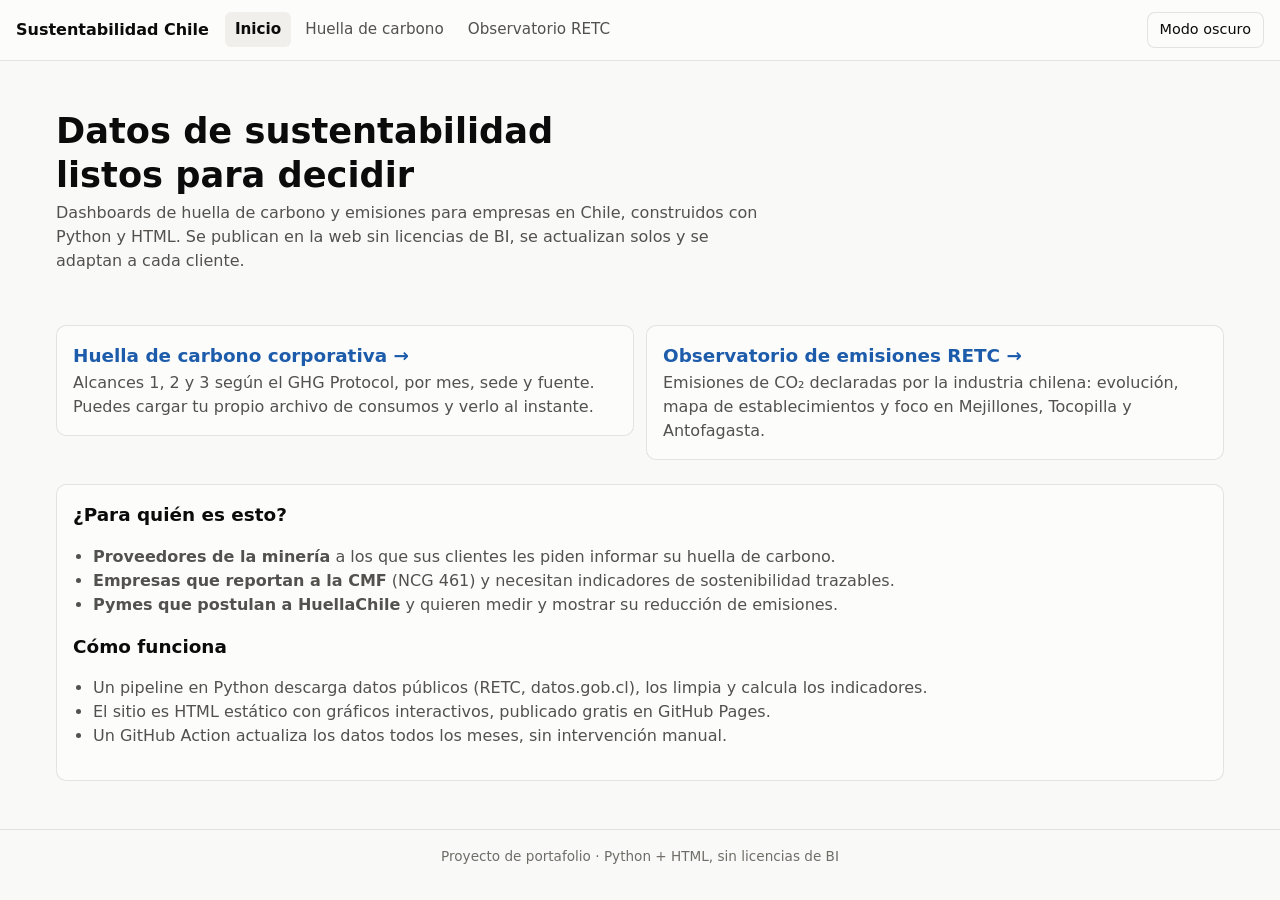
<file: site/index.html>
<!doctype html>
<html lang="es">
<head>
  <meta charset="utf-8">
  <meta name="viewport" content="width=device-width, initial-scale=1">
  <title>Sustentabilidad Chile</title>
  <meta name="description" content="Dashboards de sustentabilidad para Chile: huella de carbono corporativa y observatorio de emisiones del RETC.">
  <link rel="stylesheet" href="assets/css/styles.css">
</head>
<body>
  <header class="topbar">
    <a class="marca" href="index.html">Sustentabilidad Chile</a>
    <nav>
      <a href="index.html" aria-current="page">Inicio</a>
      <a href="huella.html">Huella de carbono</a>
      <a href="observatorio.html">Observatorio RETC</a>
    </nav>
    <button class="boton-tema" type="button">Modo oscuro</button>
  </header>

  <main>
    <section class="hero">
      <h1>Datos de sustentabilidad listos para decidir</h1>
      <p class="subtitulo">
        Dashboards de huella de carbono y emisiones para empresas en Chile, construidos con Python y HTML.
        Se publican en la web sin licencias de BI, se actualizan solos y se adaptan a cada cliente.
      </p>
    </section>

    <section class="tarjetas-modulo">
      <a href="huella.html">
        <article class="tarjeta">
          <h2>Huella de carbono corporativa →</h2>
          <p>Alcances 1, 2 y 3 según el GHG Protocol, por mes, sede y fuente. Puedes cargar tu propio archivo de consumos y verlo al instante.</p>
        </article>
      </a>
      <a href="observatorio.html">
        <article class="tarjeta">
          <h2>Observatorio de emisiones RETC →</h2>
          <p>Emisiones de CO₂ declaradas por la industria chilena: evolución, mapa de establecimientos y foco en Mejillones, Tocopilla y Antofagasta.</p>
        </article>
      </a>
    </section>

    <section class="tarjeta">
      <h2>¿Para quién es esto?</h2>
      <ul class="lista">
        <li><strong>Proveedores de la minería</strong> a los que sus clientes les piden informar su huella de carbono.</li>
        <li><strong>Empresas que reportan a la CMF</strong> (NCG 461) y necesitan indicadores de sostenibilidad trazables.</li>
        <li><strong>Pymes que postulan a HuellaChile</strong> y quieren medir y mostrar su reducción de emisiones.</li>
      </ul>
      <h2 style="margin-top: 16px">Cómo funciona</h2>
      <ul class="lista">
        <li>Un pipeline en Python descarga datos públicos (RETC, datos.gob.cl), los limpia y calcula los indicadores.</li>
        <li>El sitio es HTML estático con gráficos interactivos, publicado gratis en GitHub Pages.</li>
        <li>Un GitHub Action actualiza los datos todos los meses, sin intervención manual.</li>
      </ul>
    </section>
  </main>

  <footer>Proyecto de portafolio · Python + HTML, sin licencias de BI</footer>
  <script src="assets/js/comun.js"></script>
</body>
</html>
</file>
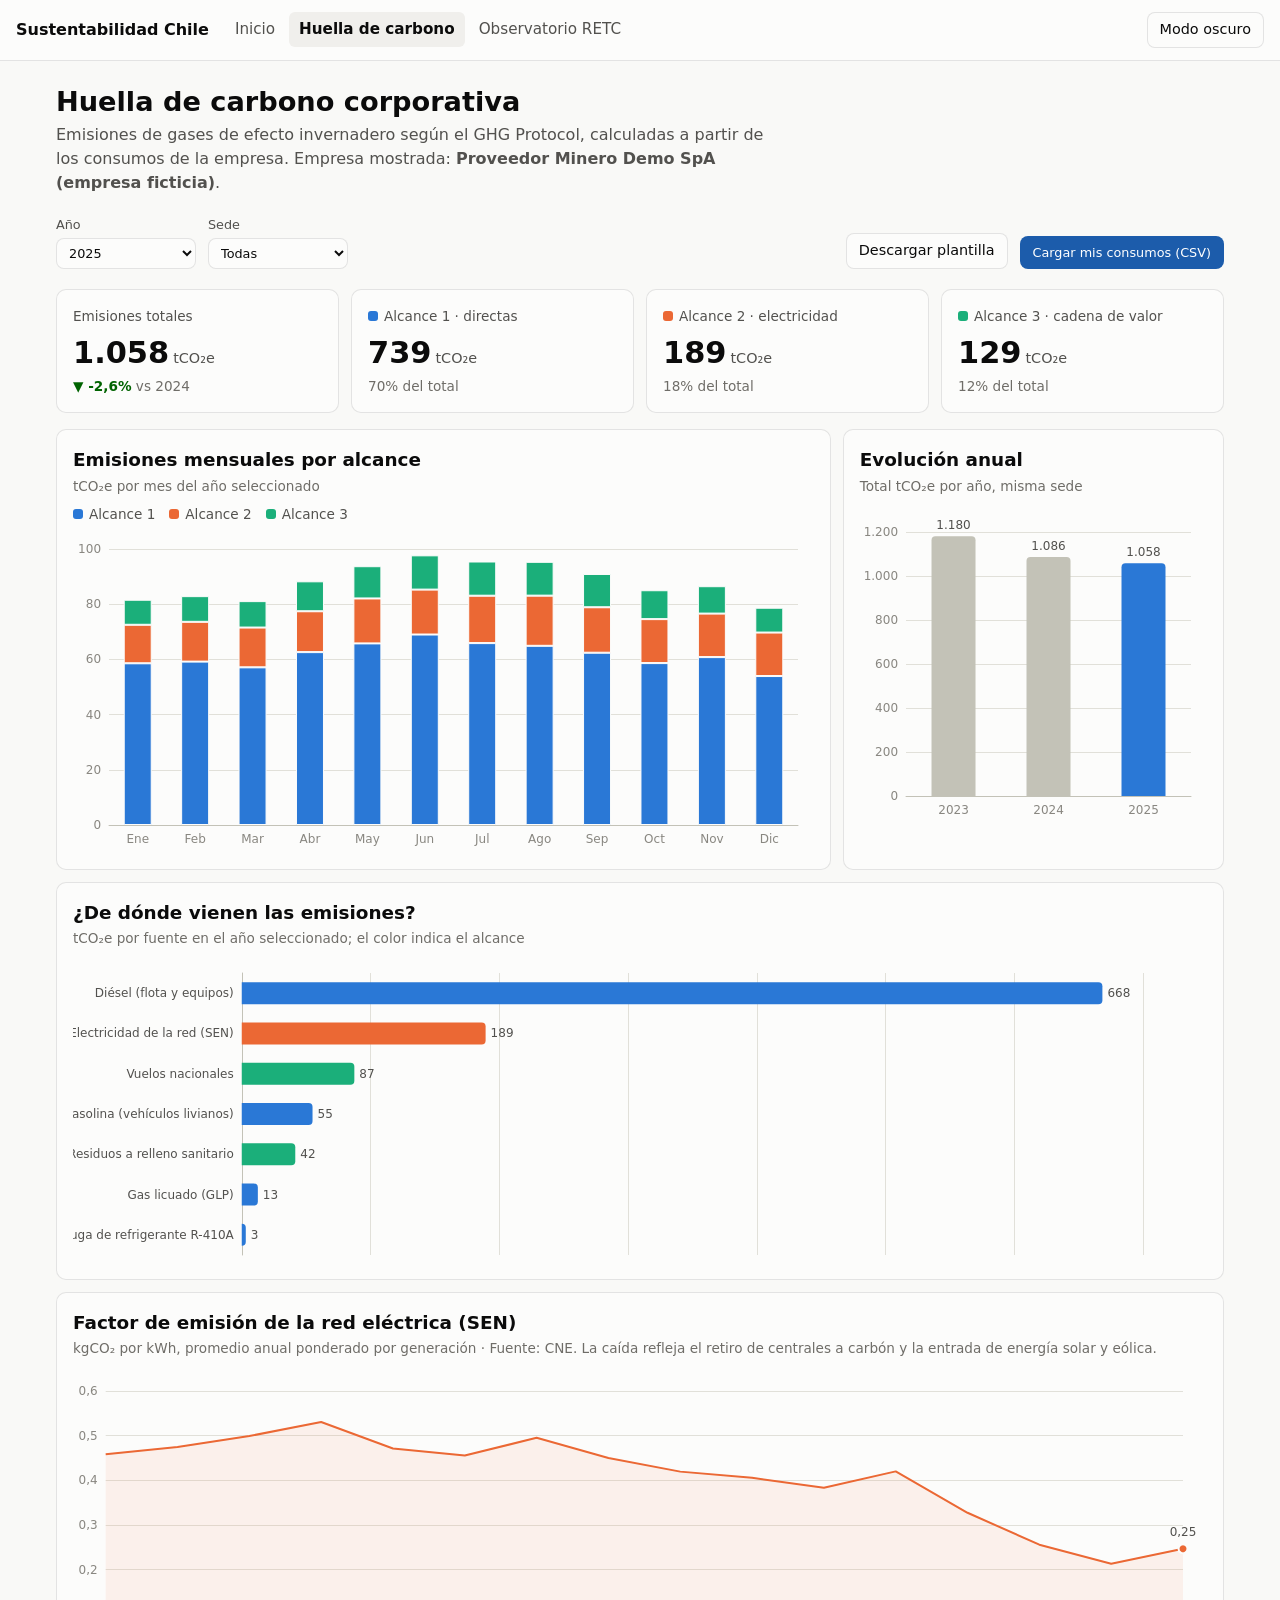
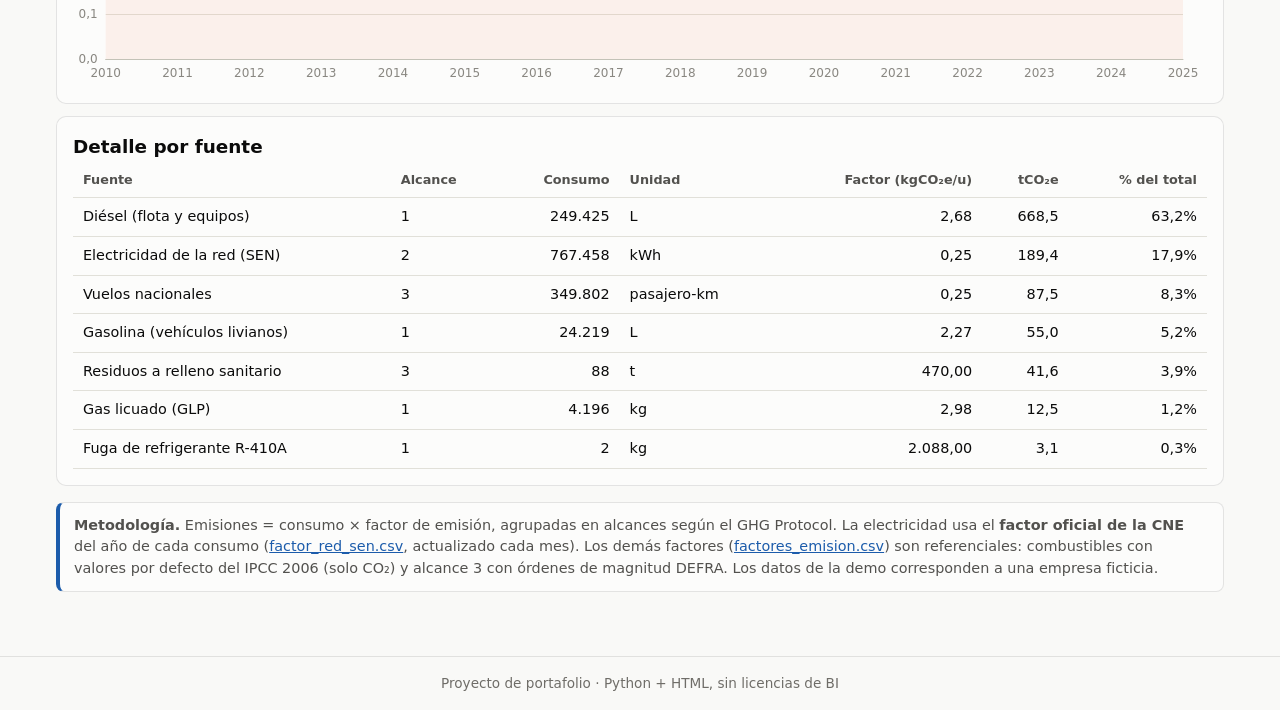
<file: site/huella.html>
<!doctype html>
<html lang="es">
<head>
  <meta charset="utf-8">
  <meta name="viewport" content="width=device-width, initial-scale=1">
  <title>Huella de Carbono</title>
  <meta name="description" content="Dashboard de huella de carbono corporativa (alcances 1, 2 y 3) con factores de emisión para Chile.">
  <link rel="stylesheet" href="assets/css/styles.css">
</head>
<body>
  <header class="topbar">
    <a class="marca" href="index.html">Sustentabilidad Chile</a>
    <nav>
      <a href="index.html">Inicio</a>
      <a href="huella.html" aria-current="page">Huella de carbono</a>
      <a href="observatorio.html">Observatorio RETC</a>
    </nav>
    <button class="boton-tema" type="button">Modo oscuro</button>
  </header>

  <main>
    <h1>Huella de carbono corporativa</h1>
    <p class="subtitulo">
      Emisiones de gases de efecto invernadero según el GHG Protocol, calculadas a partir de los consumos de la empresa.
      Empresa mostrada: <strong id="empresa">—</strong>.
    </p>

    <div class="filtros">
      <label>Año <select id="filtro-anio"></select></label>
      <label>Sede <select id="filtro-sede"></select></label>
      <span class="espaciador"></span>
      <a class="boton" href="data/plantilla_consumos.csv" download>Descargar plantilla</a>
      <label class="boton principal" for="archivo">Cargar mis consumos (CSV)</label>
      <input id="archivo" type="file" accept=".csv,text/csv" class="oculto">
      <button id="volver-demo" class="boton oculto" type="button">Volver a la demo</button>
    </div>
    <div id="mensaje" class="aviso oculto" role="status"></div>

    <section class="kpis" aria-label="Indicadores principales">
      <div class="kpi">
        <div class="etiqueta">Emisiones totales</div>
        <div class="valor" id="kpi-total">—</div>
        <div class="detalle" id="kpi-total-delta">&nbsp;</div>
      </div>
      <div class="kpi">
        <div class="etiqueta"><span class="punto" style="background: var(--series-1)"></span>Alcance 1 · directas</div>
        <div class="valor" id="kpi-a1">—</div>
        <div class="detalle" id="kpi-a1-det">&nbsp;</div>
      </div>
      <div class="kpi">
        <div class="etiqueta"><span class="punto" style="background: var(--series-2)"></span>Alcance 2 · electricidad</div>
        <div class="valor" id="kpi-a2">—</div>
        <div class="detalle" id="kpi-a2-det">&nbsp;</div>
      </div>
      <div class="kpi">
        <div class="etiqueta"><span class="punto" style="background: var(--series-3)"></span>Alcance 3 · cadena de valor</div>
        <div class="valor" id="kpi-a3">—</div>
        <div class="detalle" id="kpi-a3-det">&nbsp;</div>
      </div>
    </section>

    <section class="grilla">
      <article class="tarjeta c-8">
        <h2>Emisiones mensuales por alcance</h2>
        <p class="nota">tCO₂e por mes del año seleccionado</p>
        <div class="leyenda">
          <span><span class="punto" style="background: var(--series-1)"></span>Alcance 1</span>
          <span><span class="punto" style="background: var(--series-2)"></span>Alcance 2</span>
          <span><span class="punto" style="background: var(--series-3)"></span>Alcance 3</span>
        </div>
        <div id="g-mensual" class="grafico" role="img" aria-label="Barras apiladas de emisiones mensuales por alcance"></div>
      </article>
      <article class="tarjeta c-4">
        <h2>Evolución anual</h2>
        <p class="nota">Total tCO₂e por año, misma sede</p>
        <div id="g-anual" class="grafico" role="img" aria-label="Barras de emisiones totales por año"></div>
      </article>
      <article class="tarjeta c-12">
        <h2>¿De dónde vienen las emisiones?</h2>
        <p class="nota">tCO₂e por fuente en el año seleccionado; el color indica el alcance</p>
        <div id="g-fuentes" class="grafico" role="img" aria-label="Barras horizontales de emisiones por fuente"></div>
      </article>
      <article class="tarjeta c-12">
        <h2>Factor de emisión de la red eléctrica (SEN)</h2>
        <p class="nota">kgCO₂ por kWh, promedio anual ponderado por generación · Fuente: CNE. La caída refleja el retiro de centrales a carbón y la entrada de energía solar y eólica.</p>
        <div id="g-red" class="grafico" role="img" aria-label="Línea del factor de emisión anual de la red eléctrica chilena"></div>
      </article>
      <article class="tarjeta c-12">
        <h2>Detalle por fuente</h2>
        <div class="tabla-envoltura">
          <table>
            <thead>
              <tr><th>Fuente</th><th>Alcance</th><th class="num">Consumo</th><th>Unidad</th>
                <th class="num">Factor (kgCO₂e/u)</th><th class="num">tCO₂e</th><th class="num">% del total</th></tr>
            </thead>
            <tbody id="tabla-fuentes"></tbody>
          </table>
        </div>
      </article>
    </section>

    <div class="aviso">
      <strong>Metodología.</strong> Emisiones = consumo × factor de emisión, agrupadas en alcances según el GHG Protocol.
      La electricidad usa el <strong>factor oficial de la CNE</strong> del año de cada consumo
      (<a href="https://github.com/josemamunoz/medio_ambiente/blob/main/data/referencia/factor_red_sen.csv">factor_red_sen.csv</a>, actualizado cada mes).
      Los demás factores (<a href="https://github.com/josemamunoz/medio_ambiente/blob/main/data/referencia/factores_emision.csv">factores_emision.csv</a>)
      son referenciales: combustibles con valores por defecto del IPCC 2006 (solo CO₂) y alcance 3 con órdenes de magnitud DEFRA.
      Los datos de la demo corresponden a una empresa ficticia.
    </div>
  </main>

  <footer>Proyecto de portafolio · Python + HTML, sin licencias de BI</footer>

  <script src="assets/vendor/echarts.min.js"></script>
  <script src="assets/js/comun.js"></script>
  <script src="assets/js/huella.js"></script>
</body>
</html>
</file>
<file: site/assets/css/styles.css>
/* Tokens de diseño — claro por defecto, oscuro seleccionado (no invertido). */
:root {
  color-scheme: light;
  --page: #f9f9f7;
  --surface: #fcfcfb;
  --surface-2: #f0efec;
  --text-primary: #0b0b0b;
  --text-secondary: #52514e;
  --text-muted: #6f6d68;
  --axis-muted: #898781;
  --grid: #e1e0d9;
  --baseline: #c3c2b7;
  --border: rgba(11, 11, 11, 0.10);
  --accent: #1c5cab;
  --on-accent: #ffffff;
  --bar-muted: #c3c2b7;
  --good: #006300;
  --bad: #b42d2d;
  --series-1: #2a78d6;
  --series-2: #eb6834;
  --series-3: #1baf7a;
  --radius: 10px;
  font-family: system-ui, -apple-system, "Segoe UI", sans-serif;
}
@media (prefers-color-scheme: dark) {
  :root:not([data-theme="light"]) {
    color-scheme: dark;
    --page: #0d0d0d;
    --surface: #1a1a19;
    --surface-2: #262624;
    --text-primary: #f0efec;
    --text-secondary: #c3c2b7;
    --text-muted: #a3a29b;
    --grid: #2c2c2a;
    --baseline: #383835;
    --border: rgba(255, 255, 255, 0.10);
    --accent: #6da7ec;
    --on-accent: #0b0b0b;
    --bar-muted: #5f5e5a;
    --good: #0ca30c;
    --bad: #e66767;
    --series-1: #3987e5;
    --series-2: #d95926;
    --series-3: #199e70;
  }
}
:root[data-theme="dark"] {
  color-scheme: dark;
  --page: #0d0d0d;
  --surface: #1a1a19;
  --surface-2: #262624;
  --text-primary: #f0efec;
  --text-secondary: #c3c2b7;
  --text-muted: #a3a29b;
  --grid: #2c2c2a;
  --baseline: #383835;
  --border: rgba(255, 255, 255, 0.10);
  --accent: #6da7ec;
  --on-accent: #0b0b0b;
  --bar-muted: #5f5e5a;
  --good: #0ca30c;
  --bad: #e66767;
  --series-1: #3987e5;
  --series-2: #d95926;
  --series-3: #199e70;
}

* { box-sizing: border-box; }
body {
  margin: 0;
  background: var(--page);
  color: var(--text-primary);
  line-height: 1.5;
}
a { color: var(--accent); }

.topbar {
  display: flex; align-items: center; gap: 16px; flex-wrap: wrap;
  padding: 12px 16px; border-bottom: 1px solid var(--border); background: var(--surface);
}
.topbar .marca { font-weight: 700; text-decoration: none; color: var(--text-primary); }
.topbar nav { display: flex; gap: 4px; flex-wrap: wrap; flex: 1; }
.topbar nav a {
  text-decoration: none; color: var(--text-secondary); padding: 6px 10px; border-radius: 6px; font-size: 0.95rem;
}
.topbar nav a[aria-current="page"] { color: var(--text-primary); background: var(--surface-2); font-weight: 600; }
.boton-tema, .boton {
  font: inherit; font-size: 0.9rem; cursor: pointer; border-radius: 8px;
  border: 1px solid var(--border); background: var(--surface); color: var(--text-primary); padding: 6px 12px;
}
.boton:hover, .boton-tema:hover { background: var(--surface-2); }
a.boton, label.boton { text-decoration: none; display: inline-flex; align-items: center; }
.boton.principal { background: var(--accent); color: var(--on-accent); border-color: transparent; }

main { max-width: 1200px; margin: 0 auto; padding: 24px 16px 48px; }
h1 { font-size: 1.7rem; margin: 0 0 4px; line-height: 1.25; }
h2 { font-size: 1.15rem; margin: 0 0 12px; }
.subtitulo { color: var(--text-secondary); margin: 0 0 20px; max-width: 70ch; }

.filtros { display: flex; gap: 12px; flex-wrap: wrap; align-items: end; margin-bottom: 20px; }
.filtros label { display: flex; flex-direction: column; font-size: 0.8rem; color: var(--text-secondary); gap: 4px; }
.filtros select {
  font: inherit; padding: 6px 8px; border-radius: 8px; border: 1px solid var(--border);
  background: var(--surface); color: var(--text-primary); min-width: 140px;
}
.filtros .espaciador { flex: 1; }

.kpis { display: grid; grid-template-columns: repeat(auto-fit, minmax(200px, 1fr)); gap: 12px; margin-bottom: 16px; }
.kpi, .tarjeta {
  background: var(--surface); border: 1px solid var(--border); border-radius: var(--radius); padding: 16px;
}
.kpi .etiqueta { font-size: 0.85rem; color: var(--text-secondary); display: flex; align-items: center; gap: 6px; }
.kpi .valor { font-size: 1.9rem; font-weight: 650; margin-top: 4px; }
.kpi .valor small { font-size: 0.9rem; font-weight: 500; color: var(--text-secondary); margin-left: 4px; }
.kpi .detalle { font-size: 0.85rem; color: var(--text-muted); }
.delta-bueno { color: var(--good); font-weight: 600; }
.delta-malo { color: var(--bad); font-weight: 600; }
.punto { width: 10px; height: 10px; border-radius: 3px; display: inline-block; flex: none; }

.grilla { display: grid; grid-template-columns: repeat(12, 1fr); gap: 12px; }
.c-12 { grid-column: span 12; } .c-8 { grid-column: span 8; } .c-6 { grid-column: span 6; } .c-4 { grid-column: span 4; }
@media (max-width: 860px) { .c-8, .c-6, .c-4 { grid-column: span 12; } }
.tarjeta h2 { margin-bottom: 2px; }
.tarjeta .nota { font-size: 0.85rem; color: var(--text-muted); margin: 0 0 8px; }
.grafico { width: 100%; height: 320px; }
.grafico.alto { height: 400px; }

.leyenda { display: flex; gap: 14px; flex-wrap: wrap; font-size: 0.85rem; color: var(--text-secondary); margin: 4px 0 8px; }
.leyenda span { display: inline-flex; align-items: center; gap: 6px; }

.tabla-envoltura { overflow-x: auto; }
table { width: 100%; border-collapse: collapse; font-size: 0.9rem; }
th, td { padding: 8px 10px; border-bottom: 1px solid var(--grid); text-align: left; white-space: nowrap; }
th { color: var(--text-secondary); font-weight: 600; font-size: 0.8rem; }
td.num, th.num { text-align: right; font-variant-numeric: tabular-nums; }

.aviso {
  border: 1px solid var(--border); border-left: 4px solid var(--accent); background: var(--surface);
  border-radius: 8px; padding: 12px 14px; margin: 16px 0; font-size: 0.9rem; color: var(--text-secondary);
}
.aviso.error { border-left-color: var(--bad); }
.oculto { display: none !important; }

/* Portada */
.hero { padding: 24px 0 8px; }
.hero h1 { font-size: 2.2rem; max-width: 22ch; }
.tarjetas-modulo { display: grid; grid-template-columns: repeat(auto-fit, minmax(260px, 1fr)); gap: 12px; margin: 24px 0; }
.tarjetas-modulo a { text-decoration: none; color: inherit; }
.tarjetas-modulo .tarjeta:hover { border-color: var(--accent); }
.tarjetas-modulo h2 { color: var(--accent); }
.tarjetas-modulo p { color: var(--text-secondary); margin: 0; }
ul.lista { color: var(--text-secondary); padding-left: 20px; }
footer { color: var(--text-muted); font-size: 0.85rem; border-top: 1px solid var(--border); padding: 16px; text-align: center; }

/* Mapa del observatorio */
.mapa { width: 100%; height: 480px; border-radius: 8px; border: 1px solid var(--border); background: var(--surface-2); }
@media (max-width: 600px) { .mapa { height: 380px; } }
.mapa-controles { display: flex; flex-wrap: wrap; gap: 6px; margin: 4px 0 8px; }
.mapa-controles .boton { font-size: 0.85rem; padding: 4px 10px; }
.mapa-controles .boton.activo { background: var(--text-primary); color: var(--surface); border-color: transparent; }
.leaflet-container { font-family: inherit; }
.leaflet-popup-content-wrapper, .leaflet-popup-tip { background: var(--surface); color: var(--text-primary); }
.leaflet-popup-content { font-size: 0.85rem; line-height: 1.45; margin: 10px 12px; }
.leaflet-container a.leaflet-popup-close-button { color: var(--text-muted); }
.leaflet-control-attribution { font-size: 10px; }
</file>
